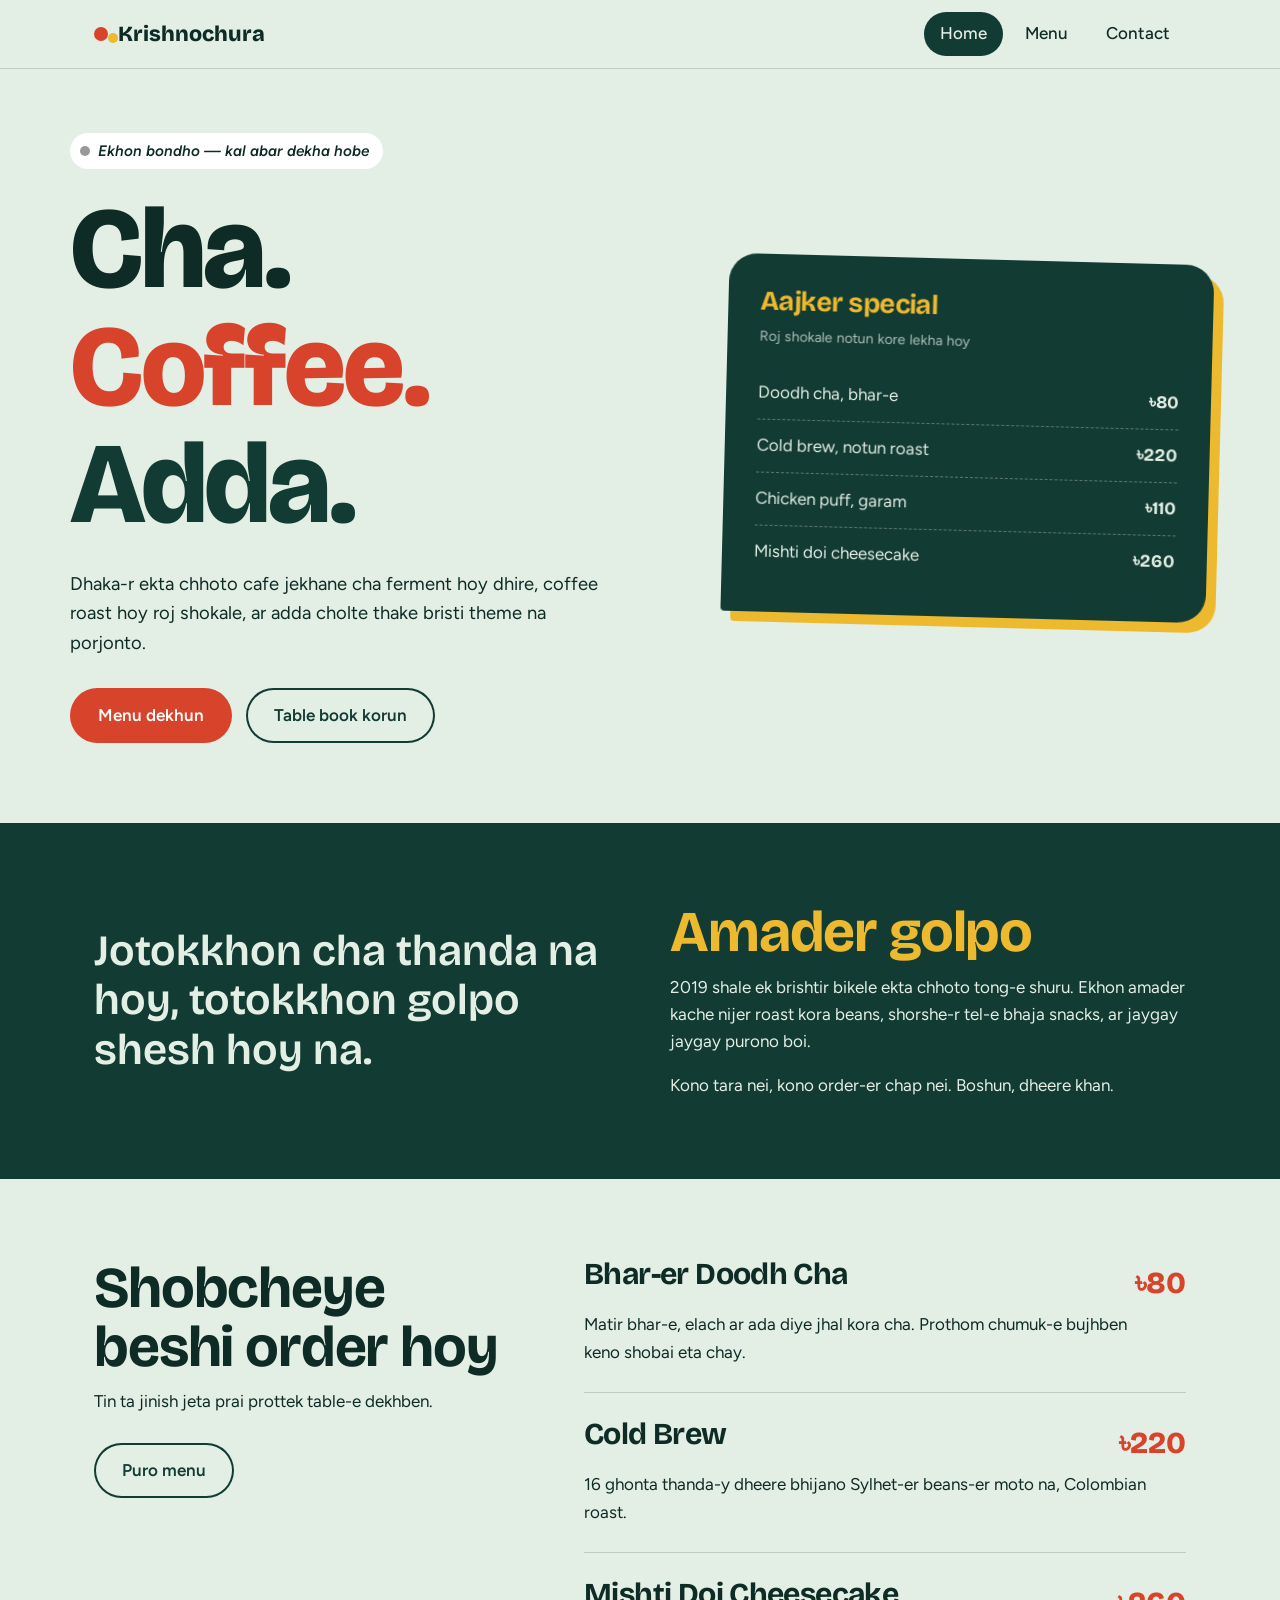
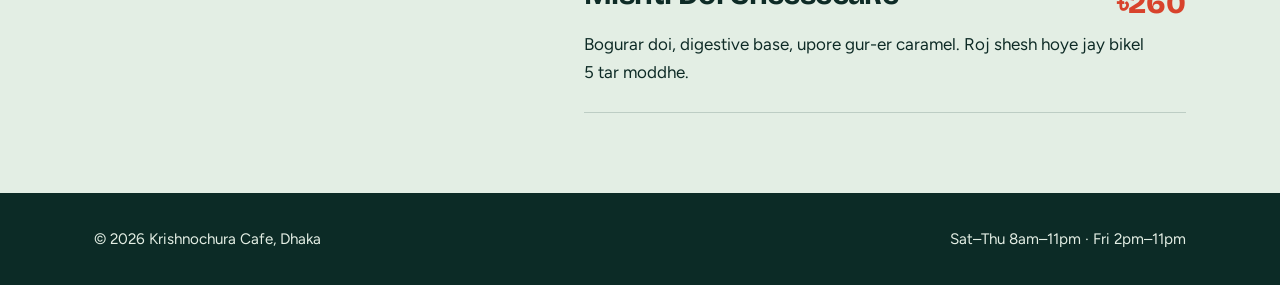
<file: krishnochura-cafe/index.html>
<!DOCTYPE html><html lang="en"><head><meta charset="utf-8"><meta name="viewport" content="width=device-width,initial-scale=1"><title>Krishnochura Cafe — Cha, coffee ar adda</title><link rel="stylesheet" href="style.css"></head><body>
<header><div class="wrap bar"><a class="logo" href="index.html"><i></i>Krishnochura</a><nav aria-label="Main"><a href="index.html" aria-current="page">Home</a><a href="menu.html" >Menu</a><a href="contact.html" >Contact</a></nav></div></header>
<main><div class="wrap hero"><div>
<div class="badge" id="open-badge"><b></b><em>Khola ache kina dekhchi…</em></div>
<h1><span>Cha.</span><span>Coffee.</span><span>Adda.</span></h1>
<p>Dhaka-r ekta chhoto cafe jekhane cha ferment hoy dhire, coffee roast hoy roj shokale, ar adda cholte thake bristi theme na porjonto.</p>
<div class="btns"><a class="btn" href="menu.html">Menu dekhun</a><a class="btn alt" href="contact.html">Table book korun</a></div></div>
<aside class="board" aria-label="Aajker special"><h2>Aajker special</h2><small>Roj shokale notun kore lekha hoy</small>
<ul><li><span>Doodh cha, bhar-e</span><strong>৳80</strong></li><li><span>Cold brew, notun roast</span><strong>৳220</strong></li><li><span>Chicken puff, garam</span><strong>৳110</strong></li><li><span>Mishti doi cheesecake</span><strong>৳260</strong></li></ul></aside></div>
<section class="dark"><div class="wrap story"><p class="quote">Jotokkhon cha thanda na hoy, totokkhon golpo shesh hoy na.</p>
<div><h2 class="big">Amader golpo</h2><p>2019 shale ek brishtir bikele ekta chhoto tong-e shuru. Ekhon amader kache nijer roast kora beans, shorshe-r tel-e bhaja snacks, ar jaygay jaygay purono boi.</p><p>Kono tara nei, kono order-er chap nei. Boshun, dheere khan.</p></div></div></section>
<section><div class="wrap fav"><div><h2 class="big">Shobcheye beshi order hoy</h2><p>Tin ta jinish jeta prai prottek table-e dekhben.</p><br><a class="btn alt" href="menu.html">Puro menu</a></div>
<ol><li><h3>Bhar-er Doodh Cha</h3><span class="p">৳80</span><p>Matir bhar-e, elach ar ada diye jhal kora cha. Prothom chumuk-e bujhben keno shobai eta chay.</p></li>
<li><h3>Cold Brew</h3><span class="p">৳220</span><p>16 ghonta thanda-y dheere bhijano Sylhet-er beans-er moto na, Colombian roast.</p></li>
<li><h3>Mishti Doi Cheesecake</h3><span class="p">৳260</span><p>Bogurar doi, digestive base, upore gur-er caramel. Roj shesh hoye jay bikel 5 tar moddhe.</p></li></ol></div></section></main>
<footer><div class="wrap"><span>© 2026 Krishnochura Cafe, Dhaka</span><span>Sat–Thu 8am–11pm · Fri 2pm–11pm</span></div></footer><script src="script.js"></script></body></html>
</file>
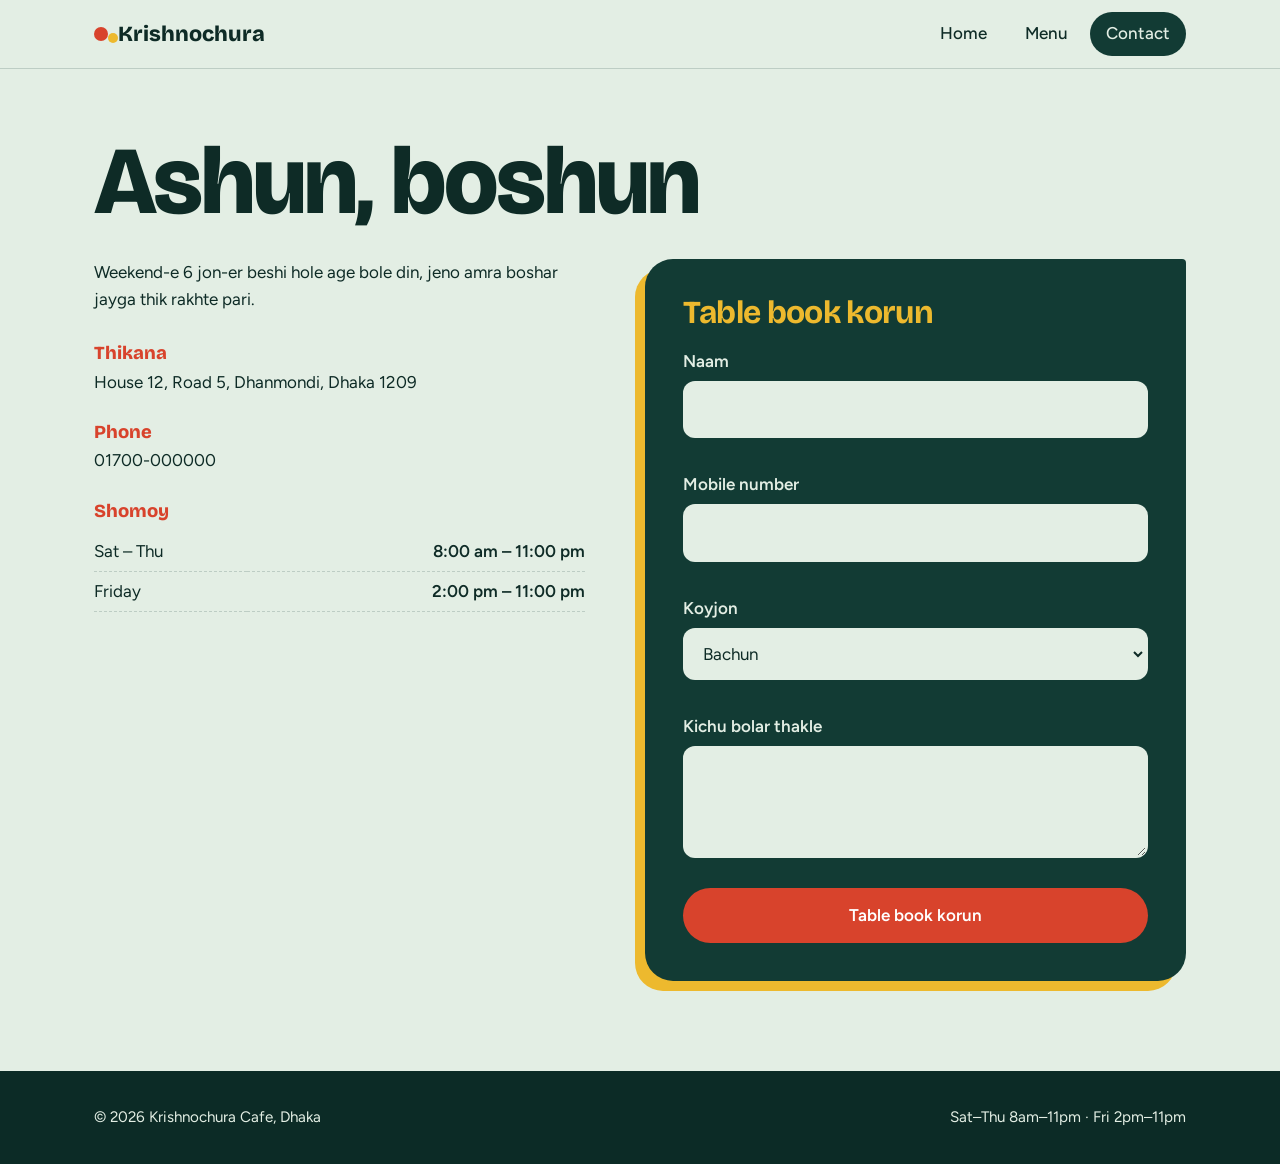
<file: krishnochura-cafe/contact.html>
<!DOCTYPE html><html lang="en"><head><meta charset="utf-8"><meta name="viewport" content="width=device-width,initial-scale=1"><title>Contact — Krishnochura Cafe</title><link rel="stylesheet" href="style.css"></head><body>
<header><div class="wrap bar"><a class="logo" href="index.html"><i></i>Krishnochura</a><nav aria-label="Main"><a href="index.html" >Home</a><a href="menu.html" >Menu</a><a href="contact.html" aria-current="page">Contact</a></nav></div></header>
<main><div class="wrap"><div class="page-head"><h1>Ashun, boshun</h1></div>
<div class="contact"><div class="info"><p>Weekend-e 6 jon-er beshi hole age bole din, jeno amra boshar jayga thik rakhte pari.</p>
<dl><dt>Thikana</dt><dd>House 12, Road 5, Dhanmondi, Dhaka 1209</dd>
<dt>Phone</dt><dd>01700-000000</dd>
<dt>Shomoy</dt><dd><table class="hours"><tr><td>Sat – Thu</td><td>8:00 am – 11:00 pm</td></tr><tr><td>Friday</td><td>2:00 pm – 11:00 pm</td></tr></table></dd></dl></div>
<form id="form" novalidate><h2>Table book korun</h2>
<label for="name">Naam</label><input id="name" name="name" autocomplete="name"><div class="err" id="name-err"></div>
<label for="phone">Mobile number</label><input id="phone" name="phone" type="tel" autocomplete="tel"><div class="err" id="phone-err"></div>
<label for="guests">Koyjon</label><select id="guests" name="guests"><option value="">Bachun</option><option>1–2 jon</option><option>3–4 jon</option><option>5–6 jon</option><option>6+ jon</option></select><div class="err" id="guests-err"></div>
<label for="note">Kichu bolar thakle</label><textarea id="note" name="note" rows="3"></textarea>
<button class="btn" type="submit">Table book korun</button><div class="ok" id="ok" role="status"></div></form></div></div></main>
<footer><div class="wrap"><span>© 2026 Krishnochura Cafe, Dhaka</span><span>Sat–Thu 8am–11pm · Fri 2pm–11pm</span></div></footer><script src="script.js"></script></body></html>
</file>
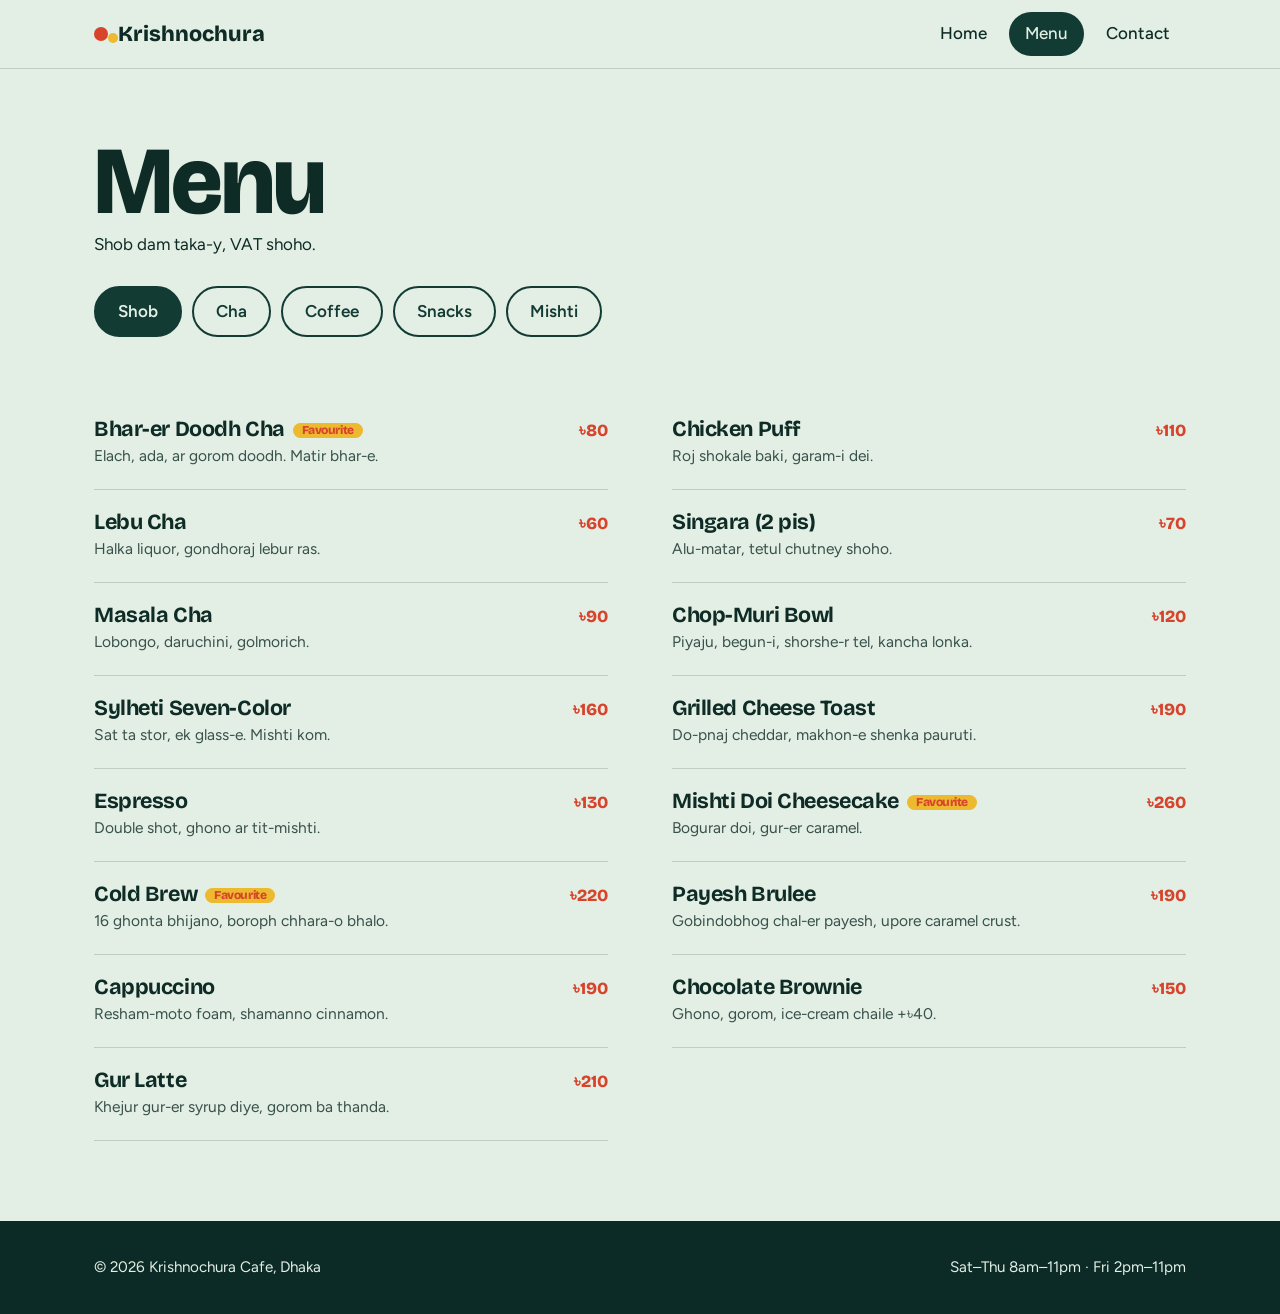
<file: krishnochura-cafe/menu.html>
<!DOCTYPE html><html lang="en"><head><meta charset="utf-8"><meta name="viewport" content="width=device-width,initial-scale=1"><title>Menu — Krishnochura Cafe</title><link rel="stylesheet" href="style.css"></head><body>
<header><div class="wrap bar"><a class="logo" href="index.html"><i></i>Krishnochura</a><nav aria-label="Main"><a href="index.html" >Home</a><a href="menu.html" aria-current="page">Menu</a><a href="contact.html" >Contact</a></nav></div></header>
<main><div class="wrap"><div class="page-head"><h1>Menu</h1><p>Shob dam taka-y, VAT shoho.</p>
<div class="tabs" role="group" aria-label="Menu category"><button data-cat="all" aria-pressed="true">Shob</button><button data-cat="cha" aria-pressed="false">Cha</button><button data-cat="coffee" aria-pressed="false">Coffee</button><button data-cat="snacks" aria-pressed="false">Snacks</button><button data-cat="sweet" aria-pressed="false">Mishti</button></div></div>
<ul class="menu">
<li data-cat="cha"><div class="row"><h3>Bhar-er Doodh Cha<span class="tag">Favourite</span></h3><span>৳80</span></div><p>Elach, ada, ar gorom doodh. Matir bhar-e.</p></li>
<li data-cat="cha"><div class="row"><h3>Lebu Cha</h3><span>৳60</span></div><p>Halka liquor, gondhoraj lebur ras.</p></li>
<li data-cat="cha"><div class="row"><h3>Masala Cha</h3><span>৳90</span></div><p>Lobongo, daruchini, golmorich.</p></li>
<li data-cat="cha"><div class="row"><h3>Sylheti Seven-Color</h3><span>৳160</span></div><p>Sat ta stor, ek glass-e. Mishti kom.</p></li>
<li data-cat="coffee"><div class="row"><h3>Espresso</h3><span>৳130</span></div><p>Double shot, ghono ar tit-mishti.</p></li>
<li data-cat="coffee"><div class="row"><h3>Cold Brew<span class="tag">Favourite</span></h3><span>৳220</span></div><p>16 ghonta bhijano, boroph chhara-o bhalo.</p></li>
<li data-cat="coffee"><div class="row"><h3>Cappuccino</h3><span>৳190</span></div><p>Resham-moto foam, shamanno cinnamon.</p></li>
<li data-cat="coffee"><div class="row"><h3>Gur Latte</h3><span>৳210</span></div><p>Khejur gur-er syrup diye, gorom ba thanda.</p></li>
<li data-cat="snacks"><div class="row"><h3>Chicken Puff</h3><span>৳110</span></div><p>Roj shokale baki, garam-i dei.</p></li>
<li data-cat="snacks"><div class="row"><h3>Singara (2 pis)</h3><span>৳70</span></div><p>Alu-matar, tetul chutney shoho.</p></li>
<li data-cat="snacks"><div class="row"><h3>Chop-Muri Bowl</h3><span>৳120</span></div><p>Piyaju, begun-i, shorshe-r tel, kancha lonka.</p></li>
<li data-cat="snacks"><div class="row"><h3>Grilled Cheese Toast</h3><span>৳190</span></div><p>Do-pnaj cheddar, makhon-e shenka pauruti.</p></li>
<li data-cat="sweet"><div class="row"><h3>Mishti Doi Cheesecake<span class="tag">Favourite</span></h3><span>৳260</span></div><p>Bogurar doi, gur-er caramel.</p></li>
<li data-cat="sweet"><div class="row"><h3>Payesh Brulee</h3><span>৳190</span></div><p>Gobindobhog chal-er payesh, upore caramel crust.</p></li>
<li data-cat="sweet"><div class="row"><h3>Chocolate Brownie</h3><span>৳150</span></div><p>Ghono, gorom, ice-cream chaile +৳40.</p></li>
</ul></div></main>
<footer><div class="wrap"><span>© 2026 Krishnochura Cafe, Dhaka</span><span>Sat–Thu 8am–11pm · Fri 2pm–11pm</span></div></footer><script src="script.js"></script></body></html>
</file>
<file: krishnochura-cafe/style.css>
@import url('https://fonts.googleapis.com/css2?family=Bricolage+Grotesque:opsz,wght@12..96,400;12..96,600;12..96,800&family=Figtree:wght@400;500;600&display=swap');
:root{--green:#123B34;--deep:#0C2B26;--mint:#E3EEE4;--mustard:#EDB92E;--coral:#D8432C;--ink:#0E2B26;--line:rgba(18,59,52,.18)}
*{box-sizing:border-box;margin:0;padding:0}
html{scroll-behavior:smooth}
body{font-family:'Figtree',system-ui,sans-serif;background:var(--mint);color:var(--ink);line-height:1.6;font-size:17px}
h1,h2,h3{font-family:'Bricolage Grotesque',sans-serif;line-height:1.02;letter-spacing:-.02em}
a{color:inherit}
:focus-visible{outline:3px solid var(--coral);outline-offset:3px}
.wrap{max-width:1140px;margin:0 auto;padding:0 24px}
/* header */
header{position:sticky;top:0;z-index:10;background:var(--mint);border-bottom:1px solid var(--line)}
.bar{display:flex;align-items:center;justify-content:space-between;height:68px}
.logo{font-family:'Bricolage Grotesque',sans-serif;font-weight:800;font-size:1.35rem;text-decoration:none;display:flex;align-items:center;gap:10px}
.logo i{width:14px;height:14px;border-radius:50%;background:var(--coral);display:inline-block;box-shadow:12px 4px 0 -2px var(--mustard)}
nav{display:flex;gap:6px}
nav a{text-decoration:none;padding:8px 16px;border-radius:99px;font-weight:500}
nav a:hover{background:rgba(18,59,52,.08)}
nav a[aria-current=page]{background:var(--green);color:var(--mint)}
/* buttons */
.btn{display:inline-block;background:var(--coral);color:#fff;padding:14px 28px;border-radius:99px;font-weight:600;text-decoration:none;border:0;font:inherit;font-weight:600;cursor:pointer;transition:transform .15s}
.btn:hover{transform:translateY(-2px)}
.btn.alt{background:transparent;color:var(--green);box-shadow:inset 0 0 0 2px var(--green)}
/* hero */
.hero{display:grid;grid-template-columns:1.25fr 1fr;gap:48px;align-items:center;padding:64px 0 80px}
.badge{display:inline-flex;align-items:center;gap:8px;font-weight:600;font-size:.95rem;margin-bottom:22px;padding:6px 14px 6px 10px;border-radius:99px;background:#fff}
.badge b{width:10px;height:10px;border-radius:50%;background:#999}
.badge.open b{background:#1f9d55;animation:pulse 1.8s infinite}
@keyframes pulse{50%{box-shadow:0 0 0 7px rgba(31,157,85,0)}0%{box-shadow:0 0 0 0 rgba(31,157,85,.5)}}
.hero h1{font-size:clamp(3.2rem,9vw,7.2rem);font-weight:800}
.hero h1 span{display:block;animation:rise .9s cubic-bezier(.2,.8,.2,1) both}
.hero h1 span:nth-child(2){animation-delay:.12s;color:var(--coral)}
.hero h1 span:nth-child(3){animation-delay:.24s;color:var(--green);-webkit-text-stroke:0}
@keyframes rise{from{opacity:0;transform:translateY(40px)}}
.hero p{max-width:46ch;margin:26px 0 30px;font-size:1.15rem}
.hero .btns{display:flex;gap:14px;flex-wrap:wrap}
.board{background:var(--green);color:var(--mint);border-radius:28px 28px 28px 4px;padding:34px 32px;transform:rotate(1.5deg);box-shadow:10px 10px 0 var(--mustard)}
.board h2{font-size:1.7rem;color:var(--mustard);margin-bottom:6px}
.board small{opacity:.75}
.board ul{list-style:none;margin-top:18px}
.board li{display:flex;justify-content:space-between;gap:12px;padding:12px 0;border-bottom:1px dashed rgba(227,238,228,.35)}
.board li:last-child{border:0}
.board li strong{font-family:'Bricolage Grotesque';font-size:1.1rem}
/* sections */
section{padding:80px 0}
.dark{background:var(--green);color:var(--mint)}
.dark h2{color:var(--mustard)}
h2.big{font-size:clamp(2.2rem,5vw,3.6rem);margin-bottom:12px}
.fav{display:grid;grid-template-columns:1fr 1.4fr;gap:60px;align-items:start}
.fav ol{list-style:none}
.fav li{display:grid;grid-template-columns:1fr auto;gap:4px 20px;padding:26px 0;border-bottom:1px solid var(--line)}
.fav li:first-child{padding-top:0}
.fav h3{font-size:1.9rem}
.fav .p{font-family:'Bricolage Grotesque';font-size:1.9rem;font-weight:800;color:var(--coral)}
.fav li p{grid-column:1/-1;max-width:52ch}
.story{display:grid;grid-template-columns:1fr 1fr;gap:60px;align-items:center}
.story p+p{margin-top:16px}
.story .quote{font-family:'Bricolage Grotesque';font-size:clamp(1.8rem,3.6vw,2.7rem);line-height:1.15;font-weight:600}
/* menu page */
.page-head{padding:64px 0 28px}
.page-head h1{font-size:clamp(3rem,8vw,6rem);font-weight:800}
.tabs{display:flex;flex-wrap:wrap;gap:10px;margin:28px 0 8px}
.tabs button{font:inherit;font-weight:600;padding:10px 22px;border-radius:99px;border:2px solid var(--green);background:transparent;color:var(--green);cursor:pointer}
.tabs button[aria-pressed=true]{background:var(--green);color:var(--mint)}
.menu{list-style:none;columns:2;column-gap:64px;padding:24px 0 80px}
.menu li{break-inside:avoid;padding:20px 0;border-bottom:1px solid var(--line)}
.menu .row{display:flex;justify-content:space-between;gap:14px;align-items:baseline}
.menu h3{font-size:1.35rem}
.menu .row span{font-family:'Bricolage Grotesque';font-weight:800;color:var(--coral);white-space:nowrap}
.menu p{opacity:.8;font-size:.97rem}
.tag{display:inline-block;background:var(--mustard);font-size:.75rem;font-weight:600;padding:1px 9px;border-radius:99px;margin-left:8px;vertical-align:middle}
/* contact */
.contact{display:grid;grid-template-columns:1fr 1.1fr;gap:60px;padding-bottom:90px}
.info dl{margin-top:26px}
.info dt{font-family:'Bricolage Grotesque';font-weight:800;font-size:1.15rem;margin-top:22px;color:var(--coral)}
.hours{width:100%;border-collapse:collapse;margin-top:6px}
.hours td{padding:6px 0;border-bottom:1px dashed var(--line)}
.hours td:last-child{text-align:right;font-weight:600}
form{background:var(--green);color:var(--mint);padding:38px;border-radius:28px 4px 28px 28px;box-shadow:-10px 10px 0 var(--mustard)}
form h2{color:var(--mustard);font-size:2rem;margin-bottom:18px}
label{display:block;font-weight:600;margin:16px 0 6px}
input,select,textarea{width:100%;padding:13px 14px;border-radius:12px;border:2px solid transparent;font:inherit;background:var(--mint);color:var(--ink)}
input:focus,select:focus,textarea:focus{outline:3px solid var(--mustard)}
.err{color:#ffb4a8;font-size:.9rem;min-height:1.2em}
form .btn{margin-top:22px;width:100%}
.ok{display:none;margin-top:18px;background:var(--mustard);color:var(--deep);padding:14px 16px;border-radius:12px;font-weight:600}
footer{background:var(--deep);color:var(--mint);padding:34px 0;font-size:.95rem}
footer .wrap{display:flex;justify-content:space-between;gap:16px;flex-wrap:wrap}
@media(max-width:860px){.hero,.fav,.story,.contact{grid-template-columns:1fr;gap:40px}.menu{columns:1}.board{transform:none}section{padding:56px 0}nav a{padding:8px 11px}}
@media(max-width:480px){.logo i{display:none}}
@media(prefers-reduced-motion:reduce){*{animation:none!important;transition:none!important}}
</file>
